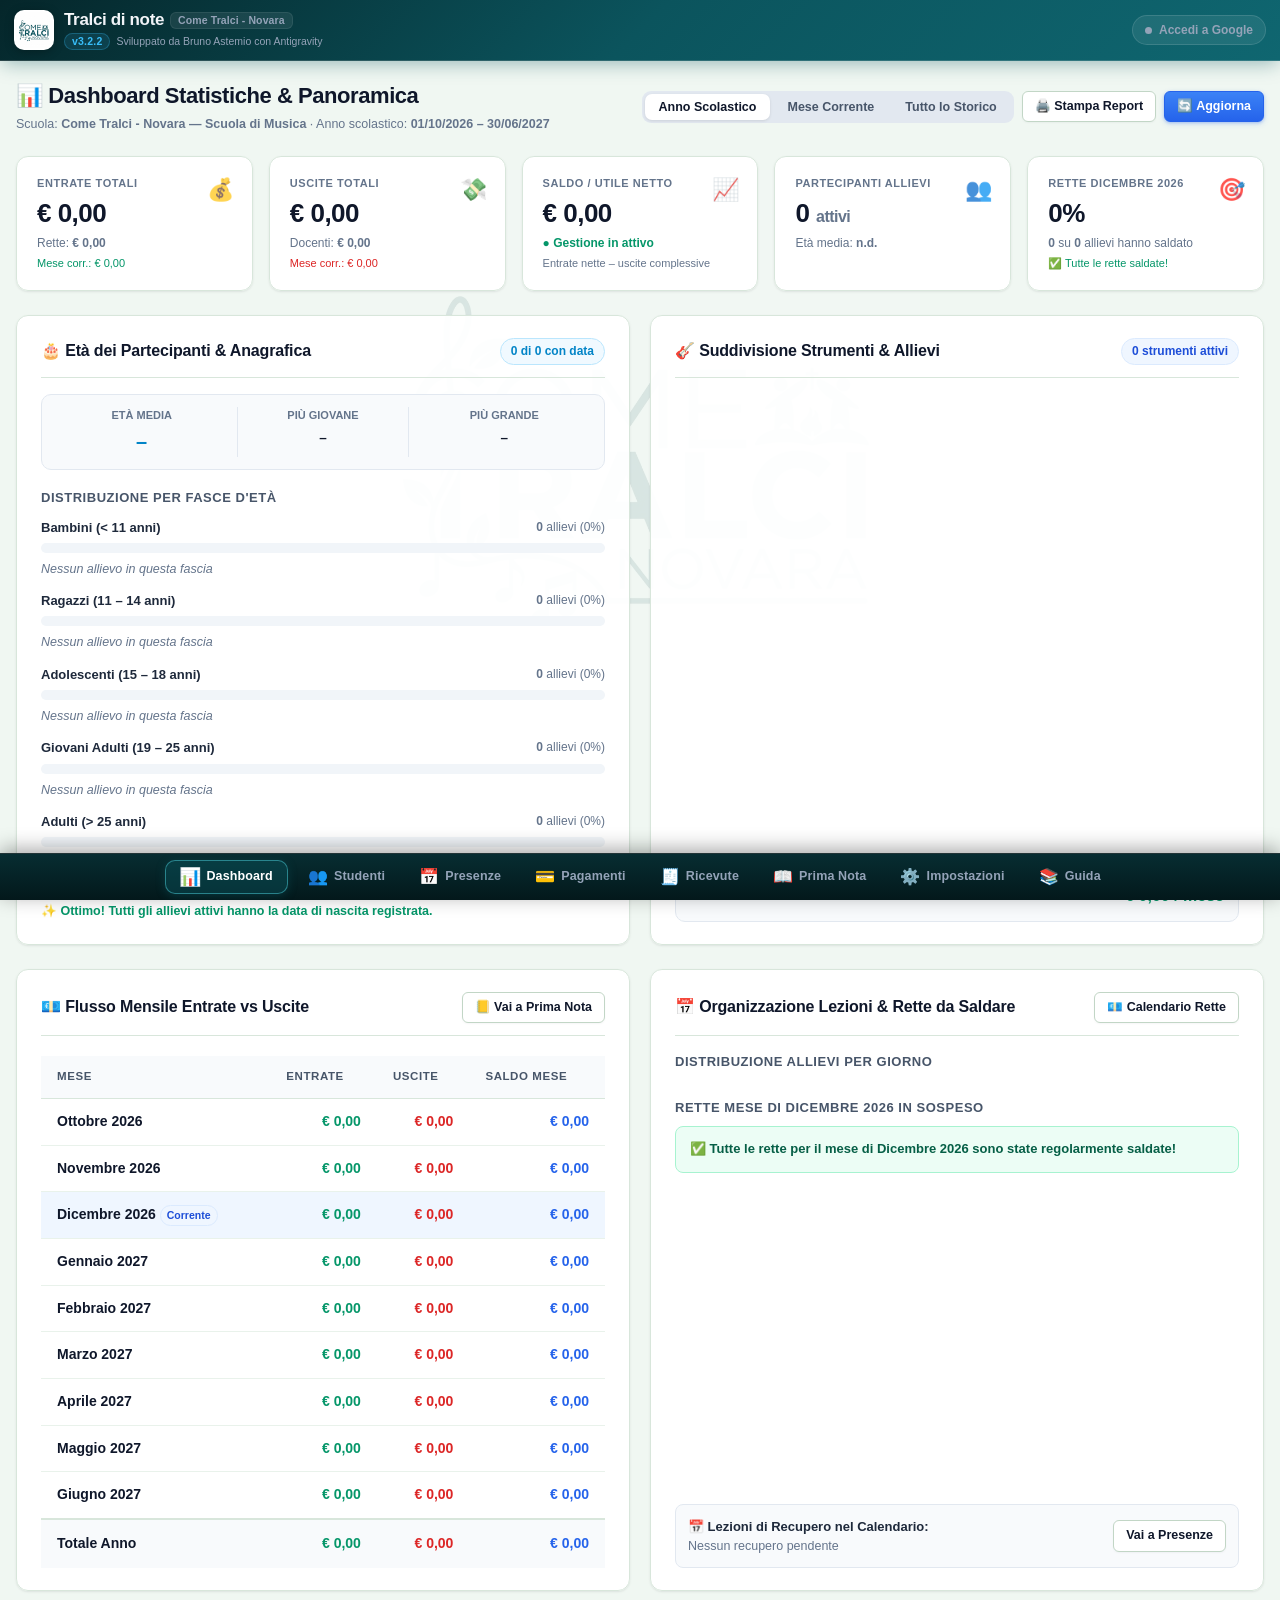
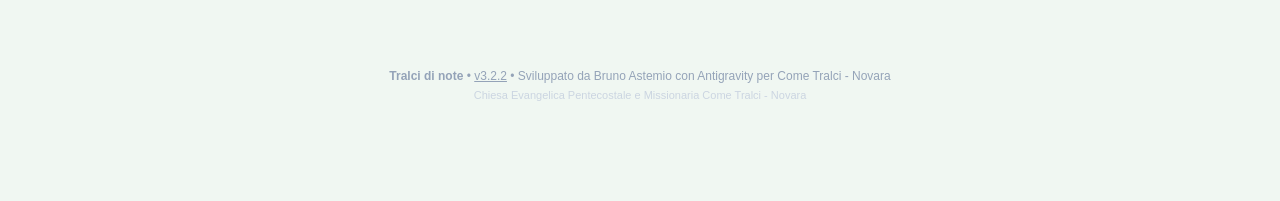
<file: docs/index.html>
<!doctype html>
<html lang="it">
<head>
  <meta charset="utf-8">
  <meta name="viewport" content="width=device-width, initial-scale=1, viewport-fit=cover">
  <title>Tralci di note - Come Tralci - Novara</title>
  <link rel="icon" type="image/png" href="icon.png">
  <link rel="manifest" href="manifest.webmanifest">
  <meta name="theme-color" content="#0b545d">
  <link rel="apple-touch-icon" href="icon-192.png">
  <link rel="stylesheet" href="styles.css?v=3.2.2">
</head>
<body>
  <header class="top">
    <div class="top-main-bar">
      <div class="brand">
        <img src="logo.png" alt="Logo Tralci di note" class="logo-img" data-act="show-logo-modal" title="Clicca per visualizzare a dimensione intera">
        <div class="brand-text">
          <div class="title">
            <span class="app-name">Tralci di note</span>
            <span class="church-badge">Come Tralci - Novara</span>
          </div>
          <div class="meta-row">
            <span class="version-tag" id="app-version" data-act="show-changelog-modal" title="Clicca per visualizzare il registro versioni (Changelog)">v3.2.2</span>
            <span class="author-tag">Sviluppato da Bruno Astemio con Antigravity</span>
          </div>
          <div class="subtitle" id="school-name"></div>
        </div>
      </div>
      <div class="top-actions">
        <div id="cloud-status-slot"></div>
        <button type="button" class="btn-close-app" id="btn-close-app" data-act="app-close" title="Chiudi il gestionale Tralci di note">
          <span style="font-size:13px;line-height:1;">✕</span>
          <span class="close-lbl">Chiudi</span>
        </button>
      </div>
    </div>
  </header>

  <main id="view"><p class="loading">Caricamento...</p></main>

  <footer class="app-footer">
    <b>Tralci di note</b> • <span id="footer-version" data-act="show-changelog-modal" title="Clicca per visualizzare il registro versioni (Changelog)" style="cursor:pointer;text-decoration:underline;">v3.2.2</span> • Sviluppato da Bruno Astemio con Antigravity per Come Tralci - Novara<br>
    <span style="font-size:11px;color:#cbd5e1;">Chiesa Evangelica Pentecostale e Missionaria Come Tralci - Novara</span>
  </footer>

  <nav class="bottom-nav tabs" aria-label="Menu di navigazione">
    <a href="#dashboard" data-tab="dashboard" class="active">
      <span class="tab-ico">📊</span>
      <span class="tab-lbl">Dashboard</span>
    </a>
    <a href="#studenti" data-tab="studenti">
      <span class="tab-ico">👥</span>
      <span class="tab-lbl">Studenti</span>
    </a>
    <a href="#presenze" data-tab="presenze">
      <span class="tab-ico">📅</span>
      <span class="tab-lbl">Presenze</span>
    </a>
    <a href="#pagamenti" data-tab="pagamenti">
      <span class="tab-ico">💳</span>
      <span class="tab-lbl">Pagamenti</span>
    </a>
    <a href="#ricevute" data-tab="ricevute">
      <span class="tab-ico">🧾</span>
      <span class="tab-lbl">Ricevute</span>
    </a>
    <a href="#primanota" data-tab="primanota">
      <span class="tab-ico">📖</span>
      <span class="tab-lbl">Prima Nota</span>
    </a>
    <a href="#impostazioni" data-tab="impostazioni">
      <span class="tab-ico">⚙️</span>
      <span class="tab-lbl">Impostazioni</span>
    </a>
    <a href="#guida" data-tab="guida">
      <span class="tab-ico">📚</span>
      <span class="tab-lbl">Guida</span>
    </a>
  </nav>

  <dialog id="dlg"></dialog>
  <dialog id="dlg-prompt" class="dlg-prompt"></dialog>
  <div id="toasts"></div>

  <!-- Moduli Offline e Bridge Android -->
  <script src="pwa.js?v=3.2.2"></script>
  <script src="printTemplates.js?v=3.2.2"></script>
  <script src="driveClient.js?v=3.2.2"></script>
  <script src="localDbEngine.js?v=3.2.2"></script>
  <script src="app.js?v=3.2.2"></script>
</body>
</html>
</file>
<file: docs/styles.css>
:root {
  --bg: #f0f7f2;
  --card: rgba(255, 255, 255, 0.94);
  --card-subtle: #e7f2e9;
  --ink: #0f172a;
  --ink-secondary: #334155;
  --muted: #64748b;
  --line: #d8e6db;
  --line-subtle: #e9f2eb;
  --line-strong: #c2d6c6;
  --primary: #0b545d;
  --primary-hover: #08434a;
  --primary-light: #e8f5f6;
  --primary-border: #99cfd5;
  --primary-ink: #ffffff;
  --ok: #059669;
  --ok-bg: #ecfdf5;
  --ok-line: #a7f3d0;
  --due: #dc2626;
  --due-bg: #fff1f2;
  --due-line: #fecdd3;
  --warn: #d97706;
  --warn-bg: #fffbeb;
  --warn-line: #fde68a;
  --rec: #7c3aed;
  --rec-bg: #f5f3ff;
  --rec-line: #ddd6fe;
  --radius-sm: 6px;
  --radius: 12px;
  --radius-lg: 16px;
  --radius-pill: 9999px;
  --shadow-xs: 0 1px 2px rgba(15, 23, 42, 0.04);
  --shadow-sm: 0 1px 3px rgba(15, 23, 42, 0.06), 0 1px 2px rgba(15, 23, 42, 0.04);
  --shadow: 0 4px 14px -2px rgba(15, 23, 42, 0.06), 0 2px 6px -1px rgba(15, 23, 42, 0.03);
  --shadow-lg: 0 16px 36px -4px rgba(15, 23, 42, 0.12), 0 6px 14px -2px rgba(15, 23, 42, 0.06);
}

*,
*::before,
*::after {
  box-sizing: border-box;
}

html,
body {
  margin: 0;
  background: var(--bg);
  background-color: var(--bg);
  color: var(--ink);
  font: 14.5px/1.55 'Inter', -apple-system, BlinkMacSystemFont, 'Segoe UI', Roboto, Helvetica, Arial, sans-serif;
  -webkit-font-smoothing: antialiased;
  -moz-osx-font-smoothing: grayscale;
  min-height: 100vh;
  position: relative;
}

body::before {
  content: "";
  position: fixed;
  top: 50%;
  left: 50%;
  transform: translate(-50%, -50%);
  width: min(72vw, 560px);
  height: min(72vw, 560px);
  background: url("logo.png") no-repeat center center / contain;
  opacity: 0.10;
  /* Trasparenza al 90% (visibile al 10%) */
  pointer-events: none;
  z-index: 0;
}

a {
  color: var(--primary);
  text-decoration: none;
  transition: color 0.15s ease;
}

a:hover {
  color: var(--primary-hover);
  text-decoration: underline;
}

/* ==========================================================================
   HEADER SUPERIORE COMPATTO & BARRA NAVIGAZIONE INFERIORE (BOTTOM NAV)
   ========================================================================== */
.top {
  background: linear-gradient(135deg, #05262a 0%, #0b545d 50%, #0f6670 100%);
  color: #fff;
  position: sticky;
  top: 0;
  z-index: 50;
  padding-top: env(safe-area-inset-top, 0px);
  box-shadow: 0 4px 18px -2px rgba(11, 84, 93, 0.4);
  border-bottom: 1px solid rgba(255, 255, 255, 0.15);
}

/* Livello Superiore: Brand, Titolo, Versione e Azioni sempre visibili */
.top-main-bar {
  display: flex;
  align-items: center;
  justify-content: space-between;
  gap: 10px;
  padding: 10px 14px;
}

.brand {
  display: flex;
  align-items: center;
  gap: 10px;
  flex: 1 1 auto;
  min-width: 0;
}

.logo-img {
  width: 40px;
  height: 40px;
  border-radius: 10px;
  object-fit: contain;
  background: #ffffff;
  padding: 2px;
  box-shadow: 0 2px 10px rgba(0, 0, 0, 0.25);
  display: inline-block;
  cursor: pointer;
  transition: transform 0.2s cubic-bezier(0.34, 1.56, 0.64, 1), box-shadow 0.2s ease;
  flex-shrink: 0;
}

.logo-img:hover {
  transform: scale(1.08) rotate(-1deg);
  box-shadow: 0 4px 16px rgba(0, 0, 0, 0.35);
}

.brand-text {
  display: flex;
  flex-direction: column;
  gap: 2px;
  min-width: 0;
}

.brand-text .title {
  display: flex;
  align-items: center;
  gap: 6px;
  flex-wrap: wrap;
  line-height: 1.2;
}

.app-name {
  font-size: 17px;
  font-weight: 800;
  letter-spacing: -0.02em;
  color: #ffffff;
  background: linear-gradient(180deg, #ffffff 0%, #e2e8f0 100%);
  -webkit-background-clip: text;
  -webkit-text-fill-color: transparent;
  white-space: nowrap;
}

.church-badge {
  font-size: 10.5px;
  font-weight: 600;
  color: #94a3b8;
  background: rgba(255, 255, 255, 0.08);
  padding: 1.5px 7px;
  border-radius: 6px;
  border: 1px solid rgba(255, 255, 255, 0.08);
  letter-spacing: 0.01em;
  white-space: nowrap;
}

.meta-row {
  display: flex;
  align-items: center;
  gap: 6px;
  flex-wrap: wrap;
  line-height: 1.25;
}

.version-tag {
  font-size: 10.5px;
  font-weight: 700;
  color: #38bdf8;
  background: rgba(56, 189, 248, 0.12);
  padding: 1px 7px;
  border-radius: 999px;
  border: 1px solid rgba(56, 189, 248, 0.28);
  cursor: pointer;
  transition: all 0.15s ease;
  letter-spacing: 0.02em;
  white-space: nowrap;
}

.version-tag:hover {
  background: rgba(56, 189, 248, 0.22);
  color: #7dd3fc;
  border-color: rgba(56, 189, 248, 0.5);
  box-shadow: 0 0 10px rgba(56, 189, 248, 0.25);
}

.author-tag {
  font-size: 10.5px;
  color: #94a3b8;
  font-weight: 500;
  white-space: nowrap;
  overflow: hidden;
  text-overflow: ellipsis;
}

.subtitle {
  display: none;
}

.top-actions {
  display: flex;
  align-items: center;
  gap: 8px;
  flex-shrink: 0;
}

@media (max-width: 560px) {
  .top-main-bar {
    padding: 8px 10px;
    gap: 6px;
  }

  .logo-img {
    width: 36px;
    height: 36px;
  }

  .app-name {
    font-size: 15.5px;
  }

  .church-badge {
    font-size: 9.5px;
    padding: 1px 5px;
  }

  .author-tag {
    display: none;
  }

  .cloud-pill {
    padding: 4px 8px !important;
    font-size: 11px !important;
  }

  .btn-close-app {
    padding: 5px 9px !important;
    font-size: 11px !important;
  }
}

/* ==========================================================================
   BARRA DI NAVIGAZIONE INFERIORE CON ICONE (BOTTOM NAVIGATION BAR)
   ========================================================================== */
.bottom-nav.tabs {
  position: fixed;
  bottom: 0;
  left: 0;
  right: 0;
  z-index: 95;
  display: flex;
  align-items: stretch;
  justify-content: space-between;
  gap: 2px;
  margin: 0;
  padding: 5px 6px calc(5px + env(safe-area-inset-bottom, 0px));
  background: linear-gradient(180deg, #072d32 0%, #03181b 100%);
  border-top: 1px solid rgba(255, 255, 255, 0.12);
  box-shadow: 0 -4px 20px rgba(0, 0, 0, 0.35);
  overflow-x: auto;
  scrollbar-width: none;
  -webkit-overflow-scrolling: touch;
}

.bottom-nav.tabs::-webkit-scrollbar {
  display: none;
}

.bottom-nav.tabs a {
  flex: 1 0 58px;
  color: #94a3b8;
  text-decoration: none;
  padding: 5px 4px;
  border-radius: 10px;
  font-weight: 600;
  font-size: 10.5px;
  letter-spacing: 0.01em;
  transition: all 0.16s cubic-bezier(0.16, 1, 0.3, 1);
  white-space: nowrap;
  display: flex;
  flex-direction: column;
  align-items: center;
  justify-content: center;
  gap: 3px;
  user-select: none;
  -webkit-tap-highlight-color: transparent;
}

.bottom-nav.tabs a .tab-ico {
  font-size: 19px;
  line-height: 1.1;
  transition: transform 0.16s ease;
}

.bottom-nav.tabs a .tab-lbl {
  font-size: 10px;
  line-height: 1.1;
  text-align: center;
}

.bottom-nav.tabs a:hover {
  background: rgba(255, 255, 255, 0.08);
  color: #f8fafc;
  text-decoration: none;
}

.bottom-nav.tabs a.active {
  background: rgba(11, 84, 93, 0.45);
  color: #ffffff;
  border: 1px solid rgba(69, 193, 205, 0.55);
  box-shadow: 0 2px 10px rgba(11, 84, 93, 0.45);
  font-weight: 700;
}

.bottom-nav.tabs a.active .tab-ico {
  transform: scale(1.12);
}

@media (min-width: 769px) {
  .bottom-nav.tabs {
    justify-content: center;
    gap: 6px;
    padding: 6px 16px;
  }

  .bottom-nav.tabs a {
    flex: 0 1 auto;
    flex-direction: row;
    gap: 6px;
    padding: 7px 14px;
    font-size: 13px;
  }

  .bottom-nav.tabs a .tab-ico {
    font-size: 16px;
  }

  .bottom-nav.tabs a .tab-lbl {
    font-size: 12.5px;
  }
}

.app-footer {
  text-align: center;
  padding: 20px 16px 96px;
  color: #94a3b8;
  font-size: 12px;
  line-height: 1.6;
}

/* ==========================================================================
   LAYOUT PRINCIPALE
   ========================================================================== */
main {
  max-width: 1320px;
  margin: 0 auto;
  padding: 18px 16px 32px;
  position: relative;
  z-index: 1;
}

.loading {
  color: var(--muted);
  font-size: 15px;
  padding: 60px 0;
  text-align: center;
  font-weight: 500;
}

/* ==========================================================================
   TOOLBAR E CONTROLLI
   ========================================================================== */
.toolbar {
  display: flex;
  align-items: center;
  gap: 12px;
  flex-wrap: wrap;
  margin-bottom: 20px;
}

.toolbar h2 {
  margin: 0;
  font-size: 21px;
  font-weight: 800;
  color: #0f172a;
  letter-spacing: -0.02em;
  display: flex;
  align-items: center;
  gap: 8px;
}

.toolbar h3 {
  margin: 0;
  font-size: 16.5px;
  font-weight: 700;
  color: #0f172a;
}

.spacer {
  flex: 1;
}

.muted {
  color: var(--muted);
  font-weight: 400;
}

.small {
  font-size: 12.5px;
}

.right {
  text-align: right;
}

.num {
  text-align: right;
  font-variant-numeric: tabular-nums;
  white-space: nowrap;
}

.warn {
  color: var(--warn);
}

/* ==========================================================================
   CARD CONTENITORI
   ========================================================================== */
.card {
  background: var(--card);
  border: 1px solid var(--line);
  border-radius: var(--radius);
  box-shadow: var(--shadow-sm);
  overflow: auto;
  transition: box-shadow 0.2s ease, border-color 0.2s ease;
}

.card:hover {
  border-color: #cbd5e1;
}

.card.pad {
  padding: 24px 26px;
  margin-bottom: 22px;
  overflow: visible;
}

.card h3 {
  margin: 0 0 16px;
  font-size: 16px;
  font-weight: 700;
  color: #0f172a;
  letter-spacing: -0.01em;
}

/* ==========================================================================
   PULSANTI (DESIGN SYSTEM 2.0)
   ========================================================================== */
.btn {
  font: inherit;
  font-weight: 600;
  padding: 8px 16px;
  border-radius: 8px;
  cursor: pointer;
  border: 1px solid var(--line-strong);
  background: #ffffff;
  color: var(--ink);
  white-space: nowrap;
  display: inline-flex;
  align-items: center;
  justify-content: center;
  gap: 6px;
  transition: all 0.16s ease;
  user-select: none;
  box-shadow: 0 1px 2px rgba(15, 23, 42, 0.04);
}

.btn:hover {
  border-color: #94a3b8;
  background: #f8fafc;
  color: #0f172a;
  box-shadow: 0 2px 5px rgba(15, 23, 42, 0.08);
}

.btn:active {
  transform: translateY(1px);
}

.btn.primary {
  background: linear-gradient(180deg, #3b82f6 0%, #2563eb 100%);
  color: #ffffff;
  border-color: #2563eb;
  box-shadow: 0 1px 3px rgba(37, 99, 235, 0.3), 0 2px 6px rgba(37, 99, 235, 0.15);
}

.btn.primary:hover {
  background: linear-gradient(180deg, #2563eb 0%, #1d4ed8 100%);
  border-color: #1d4ed8;
  box-shadow: 0 2px 8px rgba(37, 99, 235, 0.4);
  color: #ffffff;
}

.btn.danger {
  color: #e11d48;
  border-color: #fecdd3;
  background: #ffffff;
}

.btn.danger:hover {
  background: #fff1f2;
  border-color: #fda4af;
  color: #be123c;
  box-shadow: 0 2px 6px rgba(225, 29, 72, 0.15);
}

.btn.small {
  padding: 5px 12px;
  font-size: 12.5px;
  font-weight: 600;
  border-radius: 6px;
}

.btn.icon {
  padding: 6px 12px;
  font-size: 17px;
  line-height: 1;
}

/* ==========================================================================
   INPUT, FORM & CONTROLLI
   ========================================================================== */
input,
select,
textarea {
  font: inherit;
  color: inherit;
  width: 100%;
  padding: 8.5px 13px;
  border: 1px solid var(--line-strong);
  border-radius: 8px;
  background: #ffffff;
  transition: border-color 0.15s ease, box-shadow 0.15s ease;
  font-size: 14px;
}

input:focus,
select:focus,
textarea:focus {
  outline: none;
  border-color: var(--primary);
  box-shadow: 0 0 0 3px rgba(37, 99, 235, 0.14);
}

.toolbar input[type=search] {
  width: 270px;
  border-radius: 999px;
  padding-left: 14px;
  background: #ffffff;
}

.toolbar select {
  width: auto;
  border-radius: 8px;
}

label {
  display: block;
  font-size: 12.5px;
  font-weight: 600;
  color: #475569;
  margin-bottom: 12px;
  letter-spacing: 0.01em;
}

label>input,
label>select,
label>textarea {
  margin-top: 5px;
  color: var(--ink);
  font-weight: 400;
}

label.check {
  display: flex;
  gap: 8px;
  align-items: center;
  color: var(--ink);
  font-size: 13.5px;
  font-weight: 400;
  cursor: pointer;
}

label.check input {
  width: auto;
  margin: 0;
  cursor: pointer;
}

.grid2 {
  display: grid;
  grid-template-columns: 1fr 1fr;
  gap: 0 16px;
}

@media (max-width: 640px) {
  .grid2 {
    grid-template-columns: 1fr;
  }
}

.grid3 {
  display: grid;
  grid-template-columns: repeat(3, 1fr);
  gap: 14px;
}

.grid4 {
  display: grid;
  grid-template-columns: repeat(4, 1fr);
  gap: 14px;
}

@media (max-width: 768px) {

  .grid3,
  .grid4 {
    grid-template-columns: 1fr;
  }
}

/* ==========================================================================
   TAGS & BADGES
   ========================================================================== */
.tag {
  background: #eff6ff;
  color: #1d4ed8;
  padding: 3px 10px;
  border-radius: 999px;
  font-size: 12px;
  font-weight: 600;
  border: 1px solid #dbeafe;
  display: inline-flex;
  align-items: center;
  gap: 4px;
}

.badge {
  padding: 3px 10px;
  border-radius: 999px;
  font-size: 12px;
  font-weight: 700;
  display: inline-block;
  letter-spacing: 0.02em;
}

.badge.ok {
  background: var(--ok-bg);
  color: var(--ok);
  border: 1px solid var(--ok-line);
}

.badge.off {
  background: #f1f5f9;
  color: var(--muted);
  border: 1px solid var(--line);
}

.badge.entrata {
  background: var(--ok-bg);
  color: var(--ok);
  border: 1px solid var(--ok-line);
}

.badge.uscita {
  background: var(--due-bg);
  color: var(--due);
  border: 1px solid var(--due-line);
}

.badge.fattura-ok {
  background: var(--ok-bg);
  color: var(--ok);
  border: 1px solid var(--ok-line);
}

.badge.fattura-wait {
  background: var(--warn-bg);
  color: var(--warn);
  border: 1px solid var(--warn-line);
}

.badge.warn {
  background: var(--warn-bg);
  color: var(--warn);
  border: 1px solid var(--warn-line);
}

/* ==========================================================================
   TABELLE DATI
   ========================================================================== */
.tbl {
  width: 100%;
  border-collapse: collapse;
}

.tbl th {
  text-align: left;
  font-size: 11.5px;
  text-transform: uppercase;
  letter-spacing: 0.05em;
  color: #475569;
  font-weight: 700;
  padding: 12px 16px;
  border-bottom: 1px solid var(--line);
  background: #f8fafc;
  position: sticky;
  top: 0;
  z-index: 2;
}

.tbl td {
  padding: 12px 16px;
  border-bottom: 1px solid var(--line-subtle);
  vertical-align: middle;
  font-size: 14px;
}

.tbl tbody tr {
  transition: background-color 0.12s ease;
}

.tbl tbody tr:hover td {
  background: #f8faff;
}

.tbl tr.dim td {
  opacity: 0.55;
}

.tbl tfoot td {
  font-weight: 700;
  background: #f8fafc;
  border-bottom: 0;
  border-top: 2px solid var(--line);
  padding: 13px 16px;
}

.tbl .empty {
  text-align: center;
  color: var(--muted);
  padding: 44px;
  font-size: 14.5px;
}

.tbl td.sticky,
.tbl th.sticky {
  position: sticky;
  left: 0;
  background: #ffffff;
  z-index: 3;
  min-width: 200px;
  box-shadow: 4px 0 8px -2px rgba(15, 23, 42, 0.04);
}

.tbl th.sticky {
  background: #f8fafc;
  z-index: 4;
}

.tbl tbody tr:hover td.sticky {
  background: #f8faff;
}

/* ==========================================================================
   GRIGLIA PAGAMENTI (CALENDARIO RETTE)
   ========================================================================== */
.grid-pay th:not(.sticky) {
  text-align: center;
}

.cell {
  text-align: center;
  cursor: pointer;
  font-size: 13px;
  min-width: 90px;
  padding: 8px 10px !important;
  transition: all 0.12s ease;
}

.cell small {
  display: block;
  font-size: 11px;
  opacity: 0.85;
  font-weight: 500;
  margin-top: 1px;
}

.cell.paid {
  background: #f0fdf4;
  color: #065f46;
  font-weight: 700;
  border-radius: 6px;
  border: 1px solid #bbf7d0;
}

.cell.due {
  background: #fff1f2;
  color: #9f1239;
  font-size: 12px;
  font-weight: 700;
  border-radius: 6px;
  border: 1px solid #fecdd3;
}

.cell.todo {
  color: #94a3b8;
  font-size: 16px;
  font-weight: 600;
  border-radius: 6px;
}

.cell.none {
  cursor: default;
}

.tbl tbody tr:hover td.cell.paid {
  background: #dcfce7;
  border-color: #86efac;
}

.tbl tbody tr:hover td.cell.due {
  background: #ffe4e6;
  border-color: #fda4af;
}

.tbl tbody tr:hover td.cell.todo {
  background: #eff6ff;
  color: var(--primary);
}

/* ==========================================================================
   STATISTICHE GENERALI (KPI CARDS)
   ========================================================================== */
.stats {
  display: grid;
  grid-template-columns: repeat(auto-fit, minmax(230px, 1fr));
  gap: 16px;
  margin-bottom: 22px;
}

.stat {
  background: var(--card);
  border: 1px solid var(--line);
  border-radius: var(--radius);
  box-shadow: var(--shadow-sm);
  padding: 20px 22px;
  position: relative;
  overflow: hidden;
  transition: transform 0.15s ease, box-shadow 0.15s ease;
}

.stat:hover {
  transform: translateY(-2px);
  box-shadow: var(--shadow);
}

.stat .k {
  font-size: 11.5px;
  color: var(--muted);
  font-weight: 700;
  text-transform: uppercase;
  letter-spacing: 0.05em;
}

.stat .v {
  font-size: 27px;
  font-weight: 800;
  margin-top: 6px;
  letter-spacing: -0.02em;
  line-height: 1.15;
}

.stat .v.ok {
  color: var(--ok);
}

.stat .v.due {
  color: var(--due);
}

.stat .v.bal {
  color: var(--primary);
}

.stat .names {
  font-size: 12px;
  color: var(--muted);
  margin-top: 6px;
  font-weight: 500;
}

/* ==========================================================================
   GRIGLIA PRESENZE
   ========================================================================== */
.grid-att th.day {
  text-align: center;
  cursor: pointer;
  font-size: 11px;
  line-height: 1.25;
  min-width: 50px;
  padding: 10px 6px;
  transition: background-color 0.15s ease;
}

.grid-att th.day b {
  font-size: 14.5px;
  color: var(--ink);
}

.grid-att th.day:hover {
  background: #eff6ff;
}

.grid-att th.day.today {
  box-shadow: inset 0 -3px 0 var(--primary);
  background: #eff6ff;
  color: var(--primary);
}

.grid-att th.day.closed {
  background: #f1f5f9;
  text-decoration: line-through;
  color: #94a3b8;
}

.grid-att th.day.out-of-year {
  opacity: 0.45;
  background: #e2e8f0;
}

.pc {
  text-align: center;
  font-weight: 700;
  width: 50px;
  padding: 8px 4px !important;
  font-size: 13.5px;
}

.pc[data-act] {
  cursor: pointer;
  user-select: none;
  transition: transform 0.1s ease, outline 0.1s ease;
}

.pc[data-act]:hover {
  outline: 2px solid #93c5fd;
  outline-offset: -2px;
  border-radius: 4px;
}

.pc.off {
  background: repeating-linear-gradient(45deg, #f8fafc, #f8fafc 4px, #f1f5f9 4px, #f1f5f9 8px);
}

.pc.closed {
  background: #f1f5f9;
  color: var(--muted);
}

.pc.out-of-year {
  background: repeating-linear-gradient(45deg, #f1f5f9, #f1f5f9 4px, #e2e8f0 4px, #e2e8f0 8px);
  color: #94a3b8;
  cursor: default;
}

.pc.p {
  background: #f0fdf4;
  color: #166534;
}

.pc.a {
  background: #fff1f2;
  color: #be123c;
}

.pc.g {
  background: #fffbeb;
  color: #b45309;
}

.pc.r {
  background: #f5f3ff;
  color: #6b21a8;
}

.pc.rec {
  background: #e0f2fe;
  color: #0369a1;
  font-size: 12px;
}

.pc.pc-both {
  padding: 3px 2px !important;
  background: #f0f9ff;
  border-left: 2px solid #0284c7;
  border-right: 2px solid #0284c7;
}

.pc-both-container {
  display: flex;
  align-items: center;
  justify-content: center;
  gap: 3px;
  flex-wrap: nowrap;
}

.badge-val {
  display: inline-flex;
  align-items: center;
  justify-content: center;
  min-width: 22px;
  height: 24px;
  padding: 0 4px;
  border-radius: 4px;
  font-weight: 800;
  font-size: 13px;
  cursor: pointer;
  transition: transform 0.1s ease, filter 0.1s ease;
}

.badge-val:hover {
  transform: scale(1.15);
  filter: brightness(0.95);
}

.badge-val.p {
  background: #dcfce7;
  color: #166534;
  border: 1px solid #86efac;
}

.badge-val.a {
  background: #fee2e2;
  color: #991b1b;
  border: 1px solid #fca5a5;
}

.badge-val.g {
  background: #fef3c7;
  color: #92400e;
  border: 1px solid #fde68a;
}

.badge-val.r {
  background: #ede9fe;
  color: #5b21b6;
  border: 1px solid #ddd6fe;
}

.badge-val.empty {
  background: #f8fafc;
  color: #94a3b8;
  border: 1px dashed #cbd5e1;
}

.badge-rec-pill {
  display: inline-flex;
  align-items: center;
  justify-content: center;
  background: #0284c7;
  color: #ffffff !important;
  font-size: 9.5px;
  font-weight: 800;
  padding: 2px 4px;
  border-radius: 4px;
  letter-spacing: 0.3px;
  cursor: pointer;
  transition: transform 0.1s ease, background-color 0.1s ease;
  box-shadow: 0 1px 2px rgba(2, 132, 199, 0.25);
}

.badge-rec-pill:hover {
  background: #0369a1;
  transform: scale(1.12);
}

.badge-rec-da {
  color: #d97706;
  font-weight: 700;
  white-space: nowrap;
}

.badge-rec-ok {
  color: #059669;
  font-weight: 700;
  white-space: nowrap;
}

.legend {
  display: flex;
  gap: 16px;
  flex-wrap: wrap;
  font-size: 12.5px;
  color: var(--muted);
  margin-top: 16px;
  padding: 12px 16px;
  background: #ffffff;
  border: 1px solid var(--line);
  border-radius: var(--radius-sm);
}

.legend span::before {
  content: attr(data-l);
  display: inline-block;
  width: 22px;
  text-align: center;
  font-weight: 700;
  border-radius: 4px;
  margin-right: 6px;
}

.legend .p::before {
  background: #ecfdf5;
  color: #059669;
}

.legend .a::before {
  background: #fff1f2;
  color: #dc2626;
}

.legend .g::before {
  background: #fffbeb;
  color: #d97706;
}

.legend .r::before {
  background: #f5f3ff;
  color: #7c3aed;
}

.legend .rec::before {
  background: #e0f2fe;
  color: #0284c7;
  width: auto;
  padding: 0 6px;
}

.month-nav {
  display: flex;
  align-items: center;
  gap: 8px;
}

.month-nav strong {
  min-width: 160px;
  text-align: center;
  font-size: 16.5px;
  font-weight: 700;
  color: #0f172a;
}

/* ==========================================================================
   DIALOGHI E MODALI (DESIGN SYSTEM 2.0)
   ========================================================================== */
dialog {
  border: 0;
  border-radius: var(--radius-lg);
  padding: 0;
  width: min(780px, 94vw);
  max-width: 96vw;
  max-height: 88vh;
  box-shadow: 0 25px 65px -10px rgba(15, 23, 42, 0.35), 0 10px 25px -5px rgba(15, 23, 42, 0.2);
  color: var(--ink);
  background: var(--card);
  overflow: hidden;
  resize: both;
  min-width: min(440px, 94vw);
  min-height: 220px;
}

dialog.dlg-wide {
  width: min(980px, 96vw);
}

dialog.dlg-fullscreen {
  width: 98vw !important;
  height: 95vh !important;
  max-width: 98vw !important;
  max-height: 95vh !important;
  border-radius: 8px;
  resize: none;
}

dialog.dlg-prompt {
  width: min(520px, 94vw);
  max-width: 520px;
  min-width: 320px;
  min-height: auto;
  resize: none;
}

dialog.dlg-prompt .dlg-form {
  min-height: auto;
  max-height: 90vh;
}

dialog.dlg-prompt .dlg-body {
  padding: 20px 26px 14px;
}

dialog.dlg-prompt footer {
  padding: 14px 26px;
}

dialog::backdrop {
  background: rgba(15, 23, 42, 0.65);
  backdrop-filter: blur(4px);
}

.dlg-form {
  display: flex;
  flex-direction: column;
  height: 100%;
  max-height: 90vh;
  min-height: 200px;
}

dialog.dlg-fullscreen .dlg-form {
  max-height: 95vh;
}

.dlg-form header {
  display: flex;
  align-items: center;
  gap: 12px;
  padding: 16px 24px;
  border-bottom: 1px solid var(--line);
  background: #ffffff;
  flex-shrink: 0;
}

.dlg-form header h3 {
  margin: 0;
  font-size: 18px;
  font-weight: 700;
  flex: 1;
  color: var(--ink);
  letter-spacing: -0.01em;
}

.dlg-form .x,
.dlg-form .btn-icon-subtle {
  border: 0;
  background: none;
  cursor: pointer;
  color: var(--muted);
  border-radius: 8px;
  display: inline-flex;
  align-items: center;
  justify-content: center;
  transition: all 0.15s ease;
}

.dlg-form .x {
  font-size: 24px;
  line-height: 1;
  width: 34px;
  height: 34px;
}

.dlg-form .btn-icon-subtle {
  font-size: 17px;
  width: 34px;
  height: 34px;
}

.dlg-form .x:hover,
.dlg-form .btn-icon-subtle:hover {
  background: #f1f5f9;
  color: var(--ink);
}

.dlg-body {
  padding: 22px 26px 16px;
  overflow-y: auto;
  overflow-x: hidden;
  flex: 1;
  min-height: 0;
}

.dlg-body .lead {
  font-size: 16px;
  font-weight: 600;
  margin: 0 0 16px;
  color: #1e293b;
}

.dlg-form footer {
  display: flex;
  gap: 10px;
  padding: 14px 26px;
  border-top: 1px solid var(--line);
  background: #f8fafc;
  flex-wrap: wrap;
  flex-shrink: 0;
  align-items: center;
}

.menu-list {
  display: grid;
  gap: 8px;
  margin-bottom: 14px;
}

.menu-list .btn {
  text-align: left;
  padding: 12px 14px;
}

/* ==========================================================================
   NOTIFICHE TOASTS
   ========================================================================== */
#toasts {
  position: fixed;
  bottom: 82px;
  right: 16px;
  left: 16px;
  display: grid;
  justify-items: end;
  gap: 10px;
  z-index: 999;
  pointer-events: none;
}

.toast {
  pointer-events: auto;
  background: #0f172a;
  color: #ffffff;
  padding: 12px 18px;
  border-radius: 10px;
  box-shadow: var(--shadow-lg);
  font-weight: 600;
  font-size: 13.5px;
  max-width: min(400px, 92vw);
  animation: toastIn 0.22s cubic-bezier(0.16, 1, 0.3, 1);
  border: 1px solid rgba(255, 255, 255, 0.1);
  display: flex;
  align-items: center;
  gap: 8px;
}

.toast.err {
  background: #e11d48;
  border-color: #f43f5e;
}

@keyframes toastIn {
  from {
    transform: translateY(12px) scale(0.96);
    opacity: 0;
  }

  to {
    transform: translateY(0) scale(1);
    opacity: 1;
  }
}

/* ==========================================================================
   BANNER INFORMATIVI E SEGMENTED CONTROLS
   ========================================================================== */
.info-banner {
  background: #eff6ff;
  border: 1px solid #bfdbfe;
  border-radius: 10px;
  padding: 14px 18px;
  font-size: 13.5px;
  color: #1e40af;
  margin-bottom: 18px;
  line-height: 1.55;
}

.segmented-ctrl {
  display: inline-flex;
  background: #e2e8f0;
  padding: 3px;
  border-radius: 9px;
  gap: 3px;
}

.segmented-ctrl button {
  border: 0;
  background: transparent;
  padding: 6px 14px;
  border-radius: 7px;
  font-weight: 600;
  cursor: pointer;
  color: #475569;
  font-size: 12.5px;
  transition: all 0.15s ease;
  user-select: none;
}

.segmented-ctrl button.active {
  background: #ffffff;
  color: #0f172a;
  box-shadow: 0 1px 3px rgba(0, 0, 0, 0.1);
}

.segmented-ctrl button:hover:not(.active) {
  color: #0f172a;
}

/* ==========================================================================
   GOOGLE DRIVE CLOUD PILL & STATUS
   ========================================================================== */
#cloud-status-slot {
  display: flex;
  align-items: center;
}

.cloud-pill {
  display: inline-flex;
  align-items: center;
  gap: 7px;
  background: rgba(255, 255, 255, 0.1);
  color: #e2e8f0;
  padding: 5px 12px;
  border-radius: 999px;
  font-size: 12px;
  font-weight: 600;
  border: 1px solid rgba(255, 255, 255, 0.15);
  cursor: pointer;
  transition: all 0.15s ease;
  user-select: none;
}

.cloud-pill:hover {
  background: rgba(255, 255, 255, 0.18);
  color: #ffffff;
  border-color: rgba(255, 255, 255, 0.3);
}

.cloud-pill .dot {
  width: 7px;
  height: 7px;
  border-radius: 50%;
  display: inline-block;
}

.cloud-pill.connected {
  background: rgba(16, 185, 129, 0.15);
  border-color: rgba(16, 185, 129, 0.35);
  color: #a7f3d0;
}

.cloud-pill.connected .dot {
  background: #10b981;
  box-shadow: 0 0 8px #10b981;
}

.cloud-pill.just-synced {
  background: rgba(16, 185, 129, 0.28);
  border-color: rgba(16, 185, 129, 0.6);
  color: #6ee7b7;
  box-shadow: 0 0 12px rgba(16, 185, 129, 0.35);
  animation: pulseGreen 1.5s ease-in-out infinite;
}

.cloud-pill.just-synced .dot {
  background: #10b981;
  box-shadow: 0 0 10px #10b981;
}

.cloud-pill.syncing {
  background: rgba(59, 130, 246, 0.22);
  border-color: rgba(59, 130, 246, 0.5);
  color: #bfdbfe;
}

.cloud-pill.syncing .dot {
  background: #3b82f6;
  animation: pulseDot 0.8s infinite;
}

.cloud-spinner-icon {
  display: inline-block;
  animation: spinIcon 1s linear infinite;
  font-size: 11px;
  margin-left: 2px;
}

@keyframes spinIcon {
  from {
    transform: rotate(0deg);
  }

  to {
    transform: rotate(360deg);
  }
}

@keyframes pulseGreen {
  0% {
    transform: scale(1);
  }

  50% {
    transform: scale(1.02);
  }

  100% {
    transform: scale(1);
  }
}

.cloud-quick-btn {
  background: rgba(255, 255, 255, 0.1);
  border: 1px solid rgba(255, 255, 255, 0.15);
  color: inherit;
  cursor: pointer;
  padding: 2px 5px;
  border-radius: 999px;
  font-size: 10px;
  opacity: 0.75;
  transition: all 0.15s ease;
  line-height: 1;
  display: inline-flex;
  align-items: center;
  margin-left: 3px;
}

.cloud-quick-btn:hover {
  opacity: 1;
  background: rgba(255, 255, 255, 0.25);
  transform: rotate(45deg);
}

.cloud-pill.offline {
  background: rgba(255, 255, 255, 0.08);
  border-color: rgba(255, 255, 255, 0.12);
  color: #94a3b8;
}

.cloud-pill.offline .dot {
  background: #94a3b8;
}

.cloud-pill.error {
  background: rgba(239, 68, 68, 0.2);
  border-color: rgba(239, 68, 68, 0.4);
  color: #fca5a5;
}

.cloud-pill.error .dot {
  background: #ef4444;
}

@keyframes pulseDot {
  0% {
    opacity: 0.4;
  }

  50% {
    opacity: 1;
  }

  100% {
    opacity: 0.4;
  }
}

/* Tasto Chiudi Applicazione in testata */
.btn-close-app {
  display: inline-flex;
  align-items: center;
  gap: 6px;
  background: rgba(239, 68, 68, 0.12);
  color: #fca5a5;
  border: 1px solid rgba(239, 68, 68, 0.28);
  padding: 5px 12px;
  border-radius: 999px;
  font-size: 12px;
  font-weight: 700;
  cursor: pointer;
  transition: all 0.16s ease;
  user-select: none;
}

.btn-close-app:hover {
  background: rgba(239, 68, 68, 0.28);
  border-color: rgba(239, 68, 68, 0.55);
  color: #ffffff;
  box-shadow: 0 0 12px rgba(239, 68, 68, 0.35);
  transform: translateY(-1px);
}

.btn-close-app:active {
  transform: translateY(0);
}

.cloud-status-box {
  background: #f8fafc;
  border: 1px solid #e2e8f0;
  border-radius: 10px;
  padding: 16px;
  margin-bottom: 18px;
  display: flex;
  flex-direction: column;
  gap: 8px;
}

.cloud-status-box.active {
  background: #f0fdf4;
  border-color: #bbf7d0;
}

.cloud-status-box.inactive {
  background: #f8fafc;
  border-color: #e2e8f0;
}

.cloud-step-list {
  margin: 8px 0;
  padding-left: 20px;
  line-height: 1.6;
}

.cloud-step-list li {
  margin-bottom: 6px;
}

.code-inline {
  background: #f1f5f9;
  padding: 2px 6px;
  border-radius: 4px;
  font-family: monospace;
  font-size: 13px;
  color: #0f172a;
}

.guide-toggle {
  cursor: pointer;
  color: var(--primary);
  font-weight: 600;
  font-size: 13.5px;
  display: inline-flex;
  align-items: center;
  gap: 6px;
  margin-top: 6px;
}

.guide-content {
  background: #f1f5f9;
  border: 1px solid #cbd5e1;
  border-radius: 8px;
  padding: 16px;
  margin-top: 10px;
  font-size: 13.5px;
  line-height: 1.55;
}

/* ==========================================================================
   CHANGELOG TIMELINE (REGISTRO DELLE VERSIONI)
   ========================================================================== */
.changelog-timeline {
  display: flex;
  flex-direction: column;
  gap: 14px;
  margin-top: 12px;
}

.changelog-entry {
  background: #ffffff;
  border: 1px solid #e2e8f0;
  border-radius: 10px;
  padding: 16px 18px;
  transition: box-shadow 0.15s ease, border-color 0.15s ease;
}

.changelog-entry:hover {
  box-shadow: 0 4px 12px rgba(0, 0, 0, 0.05);
  border-color: #cbd5e1;
}

.changelog-entry.current {
  border-color: #3b82f6;
  background: #f8fafc;
}

.changelog-header {
  display: flex;
  align-items: center;
  justify-content: space-between;
  flex-wrap: wrap;
  gap: 8px;
  margin-bottom: 4px;
}

.changelog-badge {
  display: inline-flex;
  align-items: center;
  gap: 8px;
  font-weight: 700;
  font-size: 14px;
  color: #1e3a8a;
}

.changelog-badge .pill-cur {
  background: #2563eb;
  color: #ffffff;
  font-size: 10px;
  font-weight: 700;
  padding: 2px 7px;
  border-radius: 999px;
  text-transform: uppercase;
  letter-spacing: 0.05em;
}

.changelog-date {
  font-size: 12px;
  color: #64748b;
  font-weight: 500;
}

.changelog-title {
  font-size: 14.5px;
  font-weight: 700;
  color: #0f172a;
  margin: 6px 0 6px 0;
}

.changelog-highlight {
  font-size: 13px;
  color: #334155;
  margin-bottom: 8px;
  line-height: 1.5;
}

.changelog-list {
  margin: 0;
  padding-left: 20px;
  font-size: 12.5px;
  color: #475569;
  line-height: 1.55;
}

.changelog-list li {
  margin-bottom: 4px;
}

/* ==========================================================================
   GUIDA & WIKI
   ========================================================================== */
.wiki-header {
  background: linear-gradient(135deg, #1e3a8a 0%, #2563eb 100%);
  color: #fff;
  padding: 26px 30px;
  border-radius: var(--radius);
  margin-bottom: 22px;
  box-shadow: var(--shadow);
}

.wiki-header h1 {
  margin: 0 0 6px 0;
  font-size: 23px;
  font-weight: 800;
  color: #ffffff;
  letter-spacing: -0.01em;
}

.wiki-header p {
  margin: 0;
  color: #bfdbfe;
  font-size: 13.5px;
  line-height: 1.5;
}

.wiki-actions {
  display: flex;
  gap: 10px;
  flex-wrap: wrap;
  margin-top: 16px;
}

.wiki-filter-bar {
  display: flex;
  align-items: center;
  gap: 12px;
  flex-wrap: wrap;
  margin-bottom: 22px;
}

.wiki-pills {
  display: flex;
  gap: 6px;
  flex-wrap: wrap;
}

.wiki-pill {
  padding: 5px 13px;
  border-radius: 999px;
  font-size: 12px;
  font-weight: 600;
  border: 1px solid var(--line-strong);
  background: #ffffff;
  color: var(--ink-secondary);
  cursor: pointer;
  transition: all 0.15s ease;
}

.wiki-pill:hover {
  background: #f1f5f9;
  border-color: #94a3b8;
}

.wiki-pill.active {
  background: #2563eb;
  color: #ffffff;
  border-color: #2563eb;
  box-shadow: 0 2px 6px rgba(37, 99, 235, 0.25);
}

.wiki-grid {
  display: grid;
  grid-template-columns: repeat(auto-fit, minmax(360px, 1fr));
  gap: 20px;
  margin-bottom: 30px;
}

.wiki-card {
  background: var(--card);
  border: 1px solid var(--line);
  border-radius: var(--radius);
  padding: 22px 24px;
  box-shadow: var(--shadow-sm);
  transition: box-shadow 0.2s ease, border-color 0.2s ease;
}

.wiki-card:hover {
  box-shadow: var(--shadow);
  border-color: #cbd5e1;
}

.wiki-card-title {
  display: flex;
  align-items: center;
  gap: 10px;
  font-size: 16px;
  font-weight: 700;
  color: #0f172a;
  margin: 0 0 10px 0;
  padding-bottom: 8px;
  border-bottom: 1.5px solid #e2e8f0;
}

.wiki-step-list {
  padding-left: 20px;
  margin: 10px 0;
  color: #334155;
  font-size: 13px;
  line-height: 1.6;
}

.wiki-step-list li {
  margin-bottom: 7px;
}

.wiki-tip {
  background: #f0fdf4;
  border: 1px solid #bbf7d0;
  border-radius: 8px;
  padding: 10px 14px;
  margin: 12px 0 6px;
  font-size: 12.5px;
  color: #166534;
  line-height: 1.5;
}

.wiki-warning {
  background: #fffbeb;
  border: 1px solid #fde68a;
  border-radius: 8px;
  padding: 10px 14px;
  margin: 12px 0 6px;
  font-size: 12.5px;
  color: #92400e;
  line-height: 1.5;
}

.wiki-legend {
  display: flex;
  gap: 8px;
  flex-wrap: wrap;
  margin: 10px 0;
}

.wiki-legend-item {
  display: inline-flex;
  align-items: center;
  gap: 6px;
  padding: 4px 10px;
  border-radius: 6px;
  font-size: 12px;
  font-weight: 600;
}

/* ==========================================================================
   DASHBOARD & STATISTICHE (DESIGN SYSTEM 2.0)
   ========================================================================== */
.dash-header {
  display: flex;
  justify-content: space-between;
  align-items: center;
  flex-wrap: wrap;
  gap: 14px;
  margin-bottom: 22px;
}

.dash-title-group h2 {
  margin: 0;
  font-size: 22px;
  font-weight: 800;
  color: #0f172a;
  letter-spacing: -0.02em;
}

.dash-stats-grid {
  display: grid;
  grid-template-columns: repeat(auto-fit, minmax(210px, 1fr));
  gap: 16px;
  margin-bottom: 24px;
}

.dash-kpi {
  background: var(--card);
  border: 1px solid var(--line);
  border-radius: var(--radius);
  box-shadow: var(--shadow-sm);
  padding: 18px 20px;
  position: relative;
  overflow: hidden;
  transition: transform 0.15s ease, box-shadow 0.15s ease, border-color 0.15s ease;
}

.dash-kpi:hover {
  transform: translateY(-2px);
  box-shadow: var(--shadow);
  border-color: #cbd5e1;
}

.dash-kpi-icon {
  position: absolute;
  top: 16px;
  right: 18px;
  font-size: 22px;
  opacity: 0.8;
}

.dash-kpi .k {
  font-size: 11px;
  color: var(--muted);
  font-weight: 700;
  text-transform: uppercase;
  letter-spacing: 0.05em;
  margin-bottom: 6px;
}

.dash-kpi .v {
  font-size: 26px;
  font-weight: 800;
  letter-spacing: -0.02em;
  line-height: 1.15;
}

.dash-kpi .sub {
  font-size: 12px;
  color: var(--muted);
  margin-top: 6px;
  font-weight: 500;
}

.dash-sections-grid {
  display: grid;
  grid-template-columns: repeat(auto-fit, minmax(440px, 1fr));
  gap: 20px;
  margin-bottom: 24px;
}

@media (max-width: 680px) {
  .dash-sections-grid {
    grid-template-columns: 1fr;
  }
}

.dash-widget {
  background: var(--card);
  border: 1px solid var(--line);
  border-radius: var(--radius);
  box-shadow: var(--shadow-sm);
  padding: 22px 24px;
  display: flex;
  flex-direction: column;
  transition: border-color 0.15s ease;
}

.dash-widget:hover {
  border-color: #cbd5e1;
}

.dash-widget-head {
  display: flex;
  justify-content: space-between;
  align-items: center;
  margin-bottom: 16px;
  padding-bottom: 12px;
  border-bottom: 1px solid var(--line);
}

.dash-widget-head h3 {
  margin: 0;
  font-size: 16px;
  font-weight: 700;
  color: #0f172a;
  display: flex;
  align-items: center;
  gap: 8px;
  letter-spacing: -0.01em;
}

/* Barre grafiche per statistiche */
.chart-bar-list {
  display: flex;
  flex-direction: column;
  gap: 12px;
}

.chart-bar-item {
  display: flex;
  flex-direction: column;
  gap: 5px;
}

.chart-bar-labels {
  display: flex;
  justify-content: space-between;
  font-size: 13px;
  font-weight: 600;
  color: #1e293b;
}

.chart-bar-labels .extra {
  font-size: 12px;
  font-weight: 500;
  color: var(--muted);
}

.chart-bar-track {
  height: 10px;
  background: #f1f5f9;
  border-radius: 999px;
  overflow: hidden;
  position: relative;
}

.chart-bar-fill {
  height: 100%;
  border-radius: 999px;
  transition: width 0.4s ease-out;
}

.fill-blue {
  background: linear-gradient(90deg, #3b82f6, #2563eb);
}

.fill-emerald {
  background: linear-gradient(90deg, #10b981, #059669);
}

.fill-purple {
  background: linear-gradient(90deg, #a855f7, #7c3aed);
}

.fill-amber {
  background: linear-gradient(90deg, #f59e0b, #d97706);
}

.fill-rose {
  background: linear-gradient(90deg, #f43f5e, #e11d48);
}

.fill-cyan {
  background: linear-gradient(90deg, #06b6d4, #0284c7);
}

.fill-indigo {
  background: linear-gradient(90deg, #6366f1, #4f46e5);
}

/* Quick pill chips */
.dash-chips {
  display: flex;
  flex-wrap: wrap;
  gap: 6px;
  margin-top: 6px;
}

.dash-chip {
  background: #f8fafc;
  border: 1px solid #e2e8f0;
  border-radius: 6px;
  padding: 3px 8px;
  font-size: 11.5px;
  color: #475569;
  cursor: pointer;
  transition: all 0.12s ease;
  font-weight: 500;
}

.dash-chip:hover {
  background: #eff6ff;
  border-color: #bfdbfe;
  color: #1d4ed8;
}

/* Banner di avviso in dashboard */
.dash-banner {
  border-radius: 10px;
  padding: 12px 16px;
  display: flex;
  align-items: center;
  justify-content: space-between;
  gap: 12px;
  margin-bottom: 20px;
}

.dash-banner.warn {
  background: #fffbeb;
  border: 1px solid #fef08a;
  color: #854d0e;
}

.dash-banner.info {
  background: #eff6ff;
  border: 1px solid #bfdbfe;
  color: #1e40af;
}

/* ==========================================================================
   STAMPA & REPORTISTICA
   ========================================================================== */
@media print {

  .top,
  .tabs,
  footer,
  .toolbar button,
  .dash-header button {
    display: none !important;
  }

  main {
    max-width: 100% !important;
    padding: 0 !important;
  }

  .card,
  .dash-widget,
  .dash-kpi {
    box-shadow: none !important;
    border: 1px solid #ccc !important;
    page-break-inside: avoid;
  }
}
</file>
